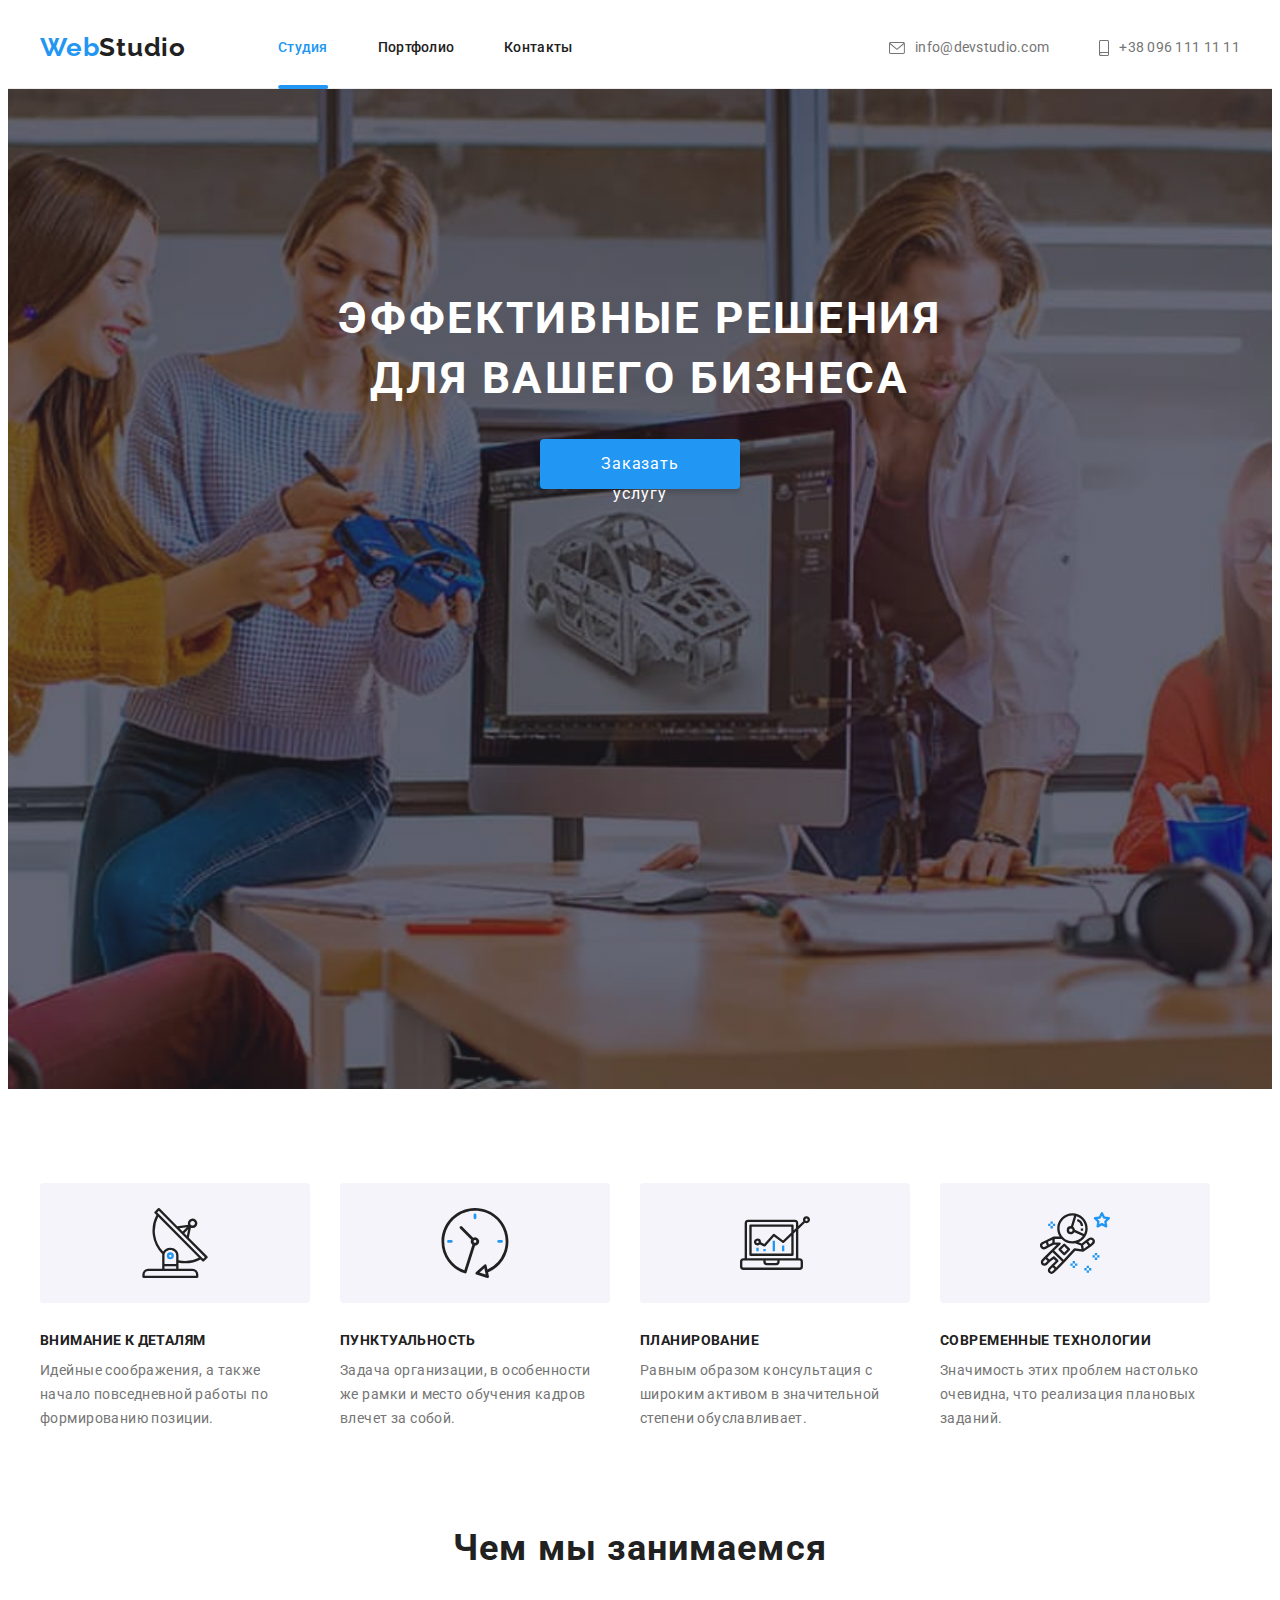
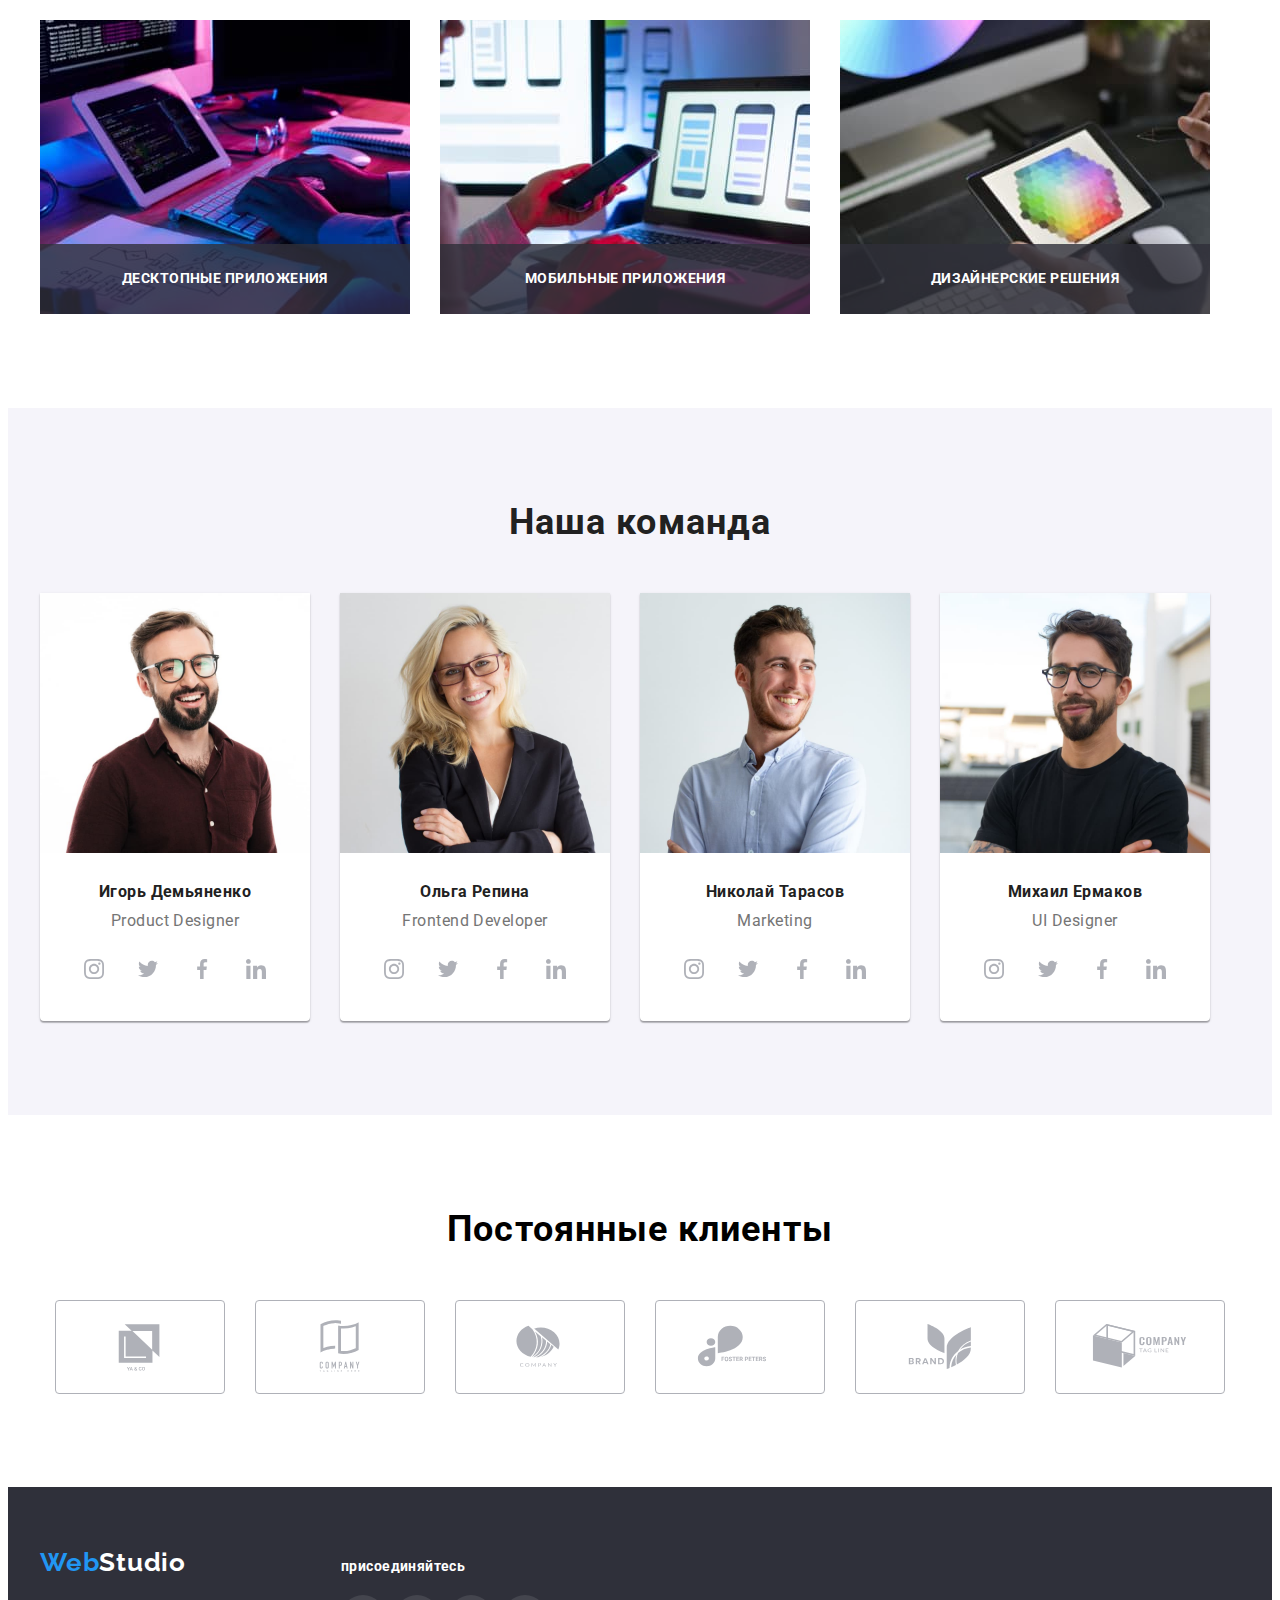
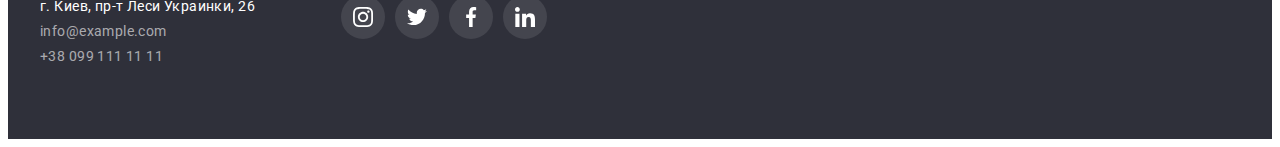
<file: index.html>
<!DOCTYPE html>
<html lang="ru">
  <head>
    <meta charset="UTF-8" />
    <meta http-equiv="X-UA-Compatible" content="IE=edge" />
    <meta name="viewport" content="width=device-width, initial-scale=1.0" />
    <title>Goit.ua</title>
    <link rel="preconnect" href="https://fonts.googleapis.com" />
    <link rel="preconnect" href="https://fonts.gstatic.com" crossorigin />
    <link
      href="https://fonts.googleapis.com/css2?family=Raleway:wght@700&family=Roboto:wght@400;500;700;900&display=swap"
      rel="stylesheet"
    />
    <link
      rel="stylesheet"
      href="https://cdnjs.cloudflare.com/ajax/libs/modern-normalize/1.1.0/modern-normalize.min.css"
      integrity="sha512-wpPYUAdjBVSE4KJnH1VR1HeZfpl1ub8YT/NKx4PuQ5NmX2tKuGu6U/JRp5y+Y8XG2tV+wKQpNHVUX03MfMFn9Q=="
      crossorigin="anonymous"
      referrerpolicy="no-referrer"
    />
    <link rel="stylesheet" href="./css/style.css" />
  </head>
  <body>
    <!--Шапка-->
    <header class="header">
      <div class="container main-nav">
        <a class="header-logo link" href="/"
          >Web<span class="header-logo-sudio">Studio</span>
        </a>
        <nav class="header-nav">
          <ul class="header-list list">
            <li class="header-item">
              <a class="header-link link current" href="">Студия</a>
            </li>
            <li class="header-item">
              <a class="header-link link" href="./portfolio.html">Портфолио</a>
            </li>
            <li class="header-item">
              <a class="header-link link" href="">Контакты</a>
            </li>
          </ul>
        </nav>
        <ul class="header-list-address list">
          <li class="header-item">
            <a class="header-address link" href="mailto:info@devstudio.com">
              <svg class="header-address-icon" width="16" height="12">
                <use href="./img/icons.svg#icon-envelope"></use>
              </svg>
              info@devstudio.com</a
            >
          </li>
          <li class="header-item">
            <a class="header-address link" href="tel:0961111111">
              <svg class="header-address-icon" width="10" height="16">
                <use href="./img/icons.svg#icon-smartphone"></use>
              </svg>

              +38 096 111 11 11</a
            >
          </li>
        </ul>
      </div>
    </header>
    <!--Основаня информация-->
    <main>
      <section class="hero">
        <div class="container">
          <h1 class="hero-title">Эффективные решения для вашего бизнеса</h1>
          <button class="hero-btn" type="button" data-modal-open>
            Заказать услугу
          </button>
        </div>
      </section>
      <!--Правила работы-->
      <section class="about">
        <div class="container">
          <h2 class="about-title visually-hidden">Правила работы</h2>
          <ul class="list about-item">
            <li class="about-list icon-antenna">
              <h3 class="about-title">Внимание к деталям</h3>
              <p class="about-text">
                Идейные соображения, а также начало повседневной работы по
                формированию позиции.
              </p>
            </li>
            <li class="about-list icon-clock">
              <h3 class="about-title">Пунктуальность</h3>
              <p class="about-text">
                Задача организации, в особенности же рамки и место обучения
                кадров влечет за собой.
              </p>
            </li>
            <li class="about-list icon-diagram">
              <h3 class="about-title">Планирование</h3>
              <p class="about-text">
                Равным образом консультация с широким активом в значительной
                степени обуславливает.
              </p>
            </li>
            <li class="about-list icon-astronaut">
              <h3 class="about-title">Современные технологии</h3>
              <p class="about-text">
                Значимость этих проблем настолько очевидна, что реализация
                плановых заданий.
              </p>
            </li>
          </ul>
        </div>
      </section>
      <!--Чем мы занимаемся-->
      <section class="work">
        <div class="container">
          <h2 class="work work-title">Чем мы занимаемся</h2>
          <ul class="list work-list">
            <li class="work-item">
              <img
                src="./img/img.6.jpg"
                alt="Работа-с-компьютерами"
                width="370"
              />
              <div class="tech-div">
                <h3 class="about-title tech-title">Десктопные приложения</h3>
              </div>
            </li>
            <li class="work-item">
              <img
                src="./img/img.4.jpg"
                alt="Работа-с-мобильными"
                width="370"
              />
              <div class="tech-div">
                <h3 class="about-title tech-title">Мобильные приложения</h3>
              </div>
            </li>
            <li class="work-item">
              <img
                src="./img/img.5.jpg"
                alt="Работа-с-планшетами"
                width="370"
              />
              <div class="tech-div">
                <h3 class="about-title tech-title">Дизайнерские решения</h3>
              </div>
            </li>
          </ul>
        </div>
      </section>
      <!--Наша команда-->
      <section class="team">
        <div class="container">
          <h2 class="work-title">Наша команда</h2>
          <ul class="list team-list">
            <li class="team-item">
              <img
                class="img"
                src="./img/img.2.jpg"
                alt="Первый-сотрудник"
                width="270"
              />
              <h3 class="about-team">Игорь Демьяненко</h3>
              <p class="about-text-team">Product Designer</p>
              <div class="masters-social-div">
                <ul class="list masters-social-item">
                  <li class="masters-social-list">
                    <a href="" class="masters-social-link">
                      <svg class="masters-social-icon">
                        <use href="./img/icons.svg#icon-instagram"></use>
                      </svg>
                    </a>
                  </li>
                  <li class="masters-social-list">
                    <a href="" class="masters-social-link">
                      <svg class="masters-social-icon">
                        <use href="./img/icons.svg#icon-twitter"></use>
                      </svg>
                    </a>
                  </li>
                  <li class="masters-social-list">
                    <a href="" class="masters-social-link">
                      <svg class="masters-social-icon">
                        <use href="./img/icons.svg#icon-facebook"></use>
                      </svg>
                    </a>
                  </li>
                  <li class="masters-social-list">
                    <a href="" class="masters-social-link">
                      <svg class="masters-social-icon">
                        <use href="./img/icons.svg#icon-linkedin"></use>
                      </svg>
                    </a>
                  </li>
                </ul>
              </div>
            </li>
            <li class="team-item">
              <img
                class="img"
                src="./img/img.3.jpg"
                alt="Второй-сотрудник"
                width="270"
              />
              <h3 class="about-team">Ольга Репина</h3>
              <p class="about-text-team">Frontend Developer</p>
              <div class="masters-social-div">
                <ul class="list masters-social-item">
                  <li class="masters-social-list">
                    <a href="" class="masters-social-link">
                      <svg class="masters-social-icon">
                        <use href="./img/icons.svg#icon-instagram"></use>
                      </svg>
                    </a>
                  </li>
                  <li class="masters-social-list">
                    <a href="" class="masters-social-link">
                      <svg class="masters-social-icon">
                        <use href="./img/icons.svg#icon-twitter"></use>
                      </svg>
                    </a>
                  </li>
                  <li class="masters-social-list">
                    <a href="" class="masters-social-link">
                      <svg class="masters-social-icon">
                        <use href="./img/icons.svg#icon-facebook"></use>
                      </svg>
                    </a>
                  </li>
                  <li class="masters-social-list">
                    <a href="" class="masters-social-link">
                      <svg class="masters-social-icon">
                        <use href="./img/icons.svg#icon-linkedin"></use>
                      </svg>
                    </a>
                  </li>
                </ul>
              </div>
            </li>
            <li class="team-item">
              <img
                class="img"
                src="./img/img.1.jpg"
                alt="Третий-сотрудник"
                width="270"
              />
              <h3 class="about-team">Николай Тарасов</h3>
              <p class="about-text-team">Marketing</p>
              <div class="masters-social-div">
                <ul class="list masters-social-item">
                  <li class="masters-social-list">
                    <a href="" class="masters-social-link">
                      <svg class="masters-social-icon">
                        <use href="./img/icons.svg#icon-instagram"></use>
                      </svg>
                    </a>
                  </li>
                  <li class="masters-social-list">
                    <a href="" class="masters-social-link">
                      <svg class="masters-social-icon">
                        <use href="./img/icons.svg#icon-twitter"></use>
                      </svg>
                    </a>
                  </li>
                  <li class="masters-social-list">
                    <a href="" class="masters-social-link">
                      <svg class="masters-social-icon">
                        <use href="./img/icons.svg#icon-facebook"></use>
                      </svg>
                    </a>
                  </li>
                  <li class="masters-social-list">
                    <a href="" class="masters-social-link">
                      <svg class="masters-social-icon">
                        <use href="./img/icons.svg#icon-linkedin"></use>
                      </svg>
                    </a>
                  </li>
                </ul>
              </div>
            </li>
            <li class="team-item">
              <img
                class="img"
                src="./img/img..jpg"
                alt="Четвёрдый-сотрудник"
                width="270"
              />
              <h3 class="about-team">Михаил Ермаков</h3>
              <p class="about-text-team">UI Designer</p>
              <div class="masters-social-div">
                <ul class="list masters-social-item">
                  <li class="masters-social-list">
                    <a href="" class="masters-social-link">
                      <svg class="masters-social-icon">
                        <use href="./img/icons.svg#icon-instagram"></use>
                      </svg>
                    </a>
                  </li>
                  <li class="masters-social-list">
                    <a href="" class="masters-social-link">
                      <svg class="masters-social-icon">
                        <use href="./img/icons.svg#icon-twitter"></use>
                      </svg>
                    </a>
                  </li>
                  <li class="masters-social-list">
                    <a href="" class="masters-social-link">
                      <svg class="masters-social-icon">
                        <use href="./img/icons.svg#icon-facebook"></use>
                      </svg>
                    </a>
                  </li>
                  <li class="masters-social-list">
                    <a href="" class="masters-social-link">
                      <svg class="masters-social-icon">
                        <use href="./img/icons.svg#icon-linkedin"></use>
                      </svg>
                    </a>
                  </li>
                </ul>
              </div>
            </li>
          </ul>
        </div>
      </section>
      <!-- Постоянные клиенты -->
      <section class="clients">
        <div class="container">
          <h2 class="clients-title">Постоянные клиенты</h2>
          <ul class="clients-list list">
            <li class="clients-item">
              <a href="" class="clients-link">
                <svg class="clients-icon" width="106" height="60">
                  <use href="./img/icons.svg#icon-yaco"></use>
                </svg>
              </a>
            </li>
            <li class="clients-item">
              <a href="" class="clients-link">
                <svg class="clients-icon" width="106" height="60">
                  <use href="./img/icons.svg#icon-taglinehere"></use>
                </svg>
              </a>
            </li>
            <li class="clients-item">
              <a href="" class="clients-link">
                <svg class="clients-icon" width="106" height="60">
                  <use href="./img/icons.svg#icon-company"></use>
                </svg>
              </a>
            </li>
            <li class="clients-item">
              <a href="" class="clients-link">
                <svg class="clients-icon" width="106" height="60">
                  <use href="./img/icons.svg#icon-fosterpeters"></use>
                </svg>
              </a>
            </li>
            <li class="clients-item">
              <a href="" class="clients-link">
                <svg class="clients-icon" width="106" height="60">
                  <use href="./img/icons.svg#icon-brand"></use>
                </svg>
              </a>
            </li>
            <li class="clients-item">
              <a href="" class="clients-link">
                <svg class="clients-icon" width="106" height="60">
                  <use href="./img/icons.svg#icon-tagline"></use>
                </svg>
              </a>
            </li>
          </ul>
        </div>
      </section>
    </main>
    <!--Футер-->
    <footer class="footer">
      <div class="container footer-nav">
        <div class="address-nav">
          <a class="footer-logo link" href=""
            >Web<span class="footer-logo-sudio">Studio</span></a
          >
          <address class="address">
            <ul class="list addres-list">
              <li class="address-item">
                <a
                  class="link address-footer"
                  href="https://www.google.com.ua/maps/place/%D0%B1%D1%83%D0%BB.+%D0%9B%D0%B5%D1%81%D0%B8+%D0%A3%D0%BA%D1%80%D0%B0%D0%B8%D0%BD%D0%BA%D0%B8,+26,+%D0%9A%D0%B8%D0%B5%D0%B2,+02000/@50.4265807,30.5361971,17z/data=!3m1!4b1!4m5!3m4!1s0x40d4cf0e033ecbe9:0x57a4dffefec77da0!8m2!3d50.4265807!4d30.5383859?hl=ru"
                  title="Гугл карты"
                  >г. Киев, пр-т Леси Украинки, 26</a
                >
              </li>
              <li class="address-item">
                <a class="link footer-address" href="mailto:info@example.com"
                  >info@example.com</a
                >
              </li>
              <li class="address-item">
                <a class="link footer-address" href="tel:+380991111111"
                  >+38 099 111 11 11</a
                >
              </li>
            </ul>
          </address>
        </div>
        <div class="footer-div">
          <h3 class="footer-title-icon">присоединяйтесь</h3>
          <div class="footer-icon-div">
            <ul class="list footer-list-icon">
              <li class="footer-item-icon">
                <a class="footer-link-icon" href="">
                  <svg class="footer-icon" width="20" height="20">
                    <use href="./img/icons.svg#icon-instagram"></use>
                  </svg>
                </a>
              </li>
              <li class="footer-item-icon">
                <a class="footer-link-icon" href="">
                  <svg class="footer-icon" width="20" height="20">
                    <use href="./img/icons.svg#icon-twitter"></use>
                  </svg>
                </a>
              </li>
              <li class="footer-item-icon">
                <a class="footer-link-icon" href="">
                  <svg class="footer-icon" width="20" height="20">
                    <use href="./img/icons.svg#icon-facebook"></use>
                  </svg>
                </a>
              </li>
              <li class="footer-item-icon">
                <a class="footer-link-icon" href="">
                  <svg class="footer-icon" width="20" height="20">
                    <use href="./img/icons.svg#icon-linkedin"></use>
                  </svg>
                </a>
              </li>
            </ul>
          </div>
        </div>
      </div>
    </footer>
    <div class="backdrop is-hidden" data-modal>
      <div class="modal">
        <button class="modal-button" data-modal-close>
          <svg class="modal-icon">
            <use href="./img/icons.svg#icon-close"></use>
          </svg>
        </button>
      </div>
    </div>
    <script src="./js/modal.js"></script>
  </body>
</html>
</file>
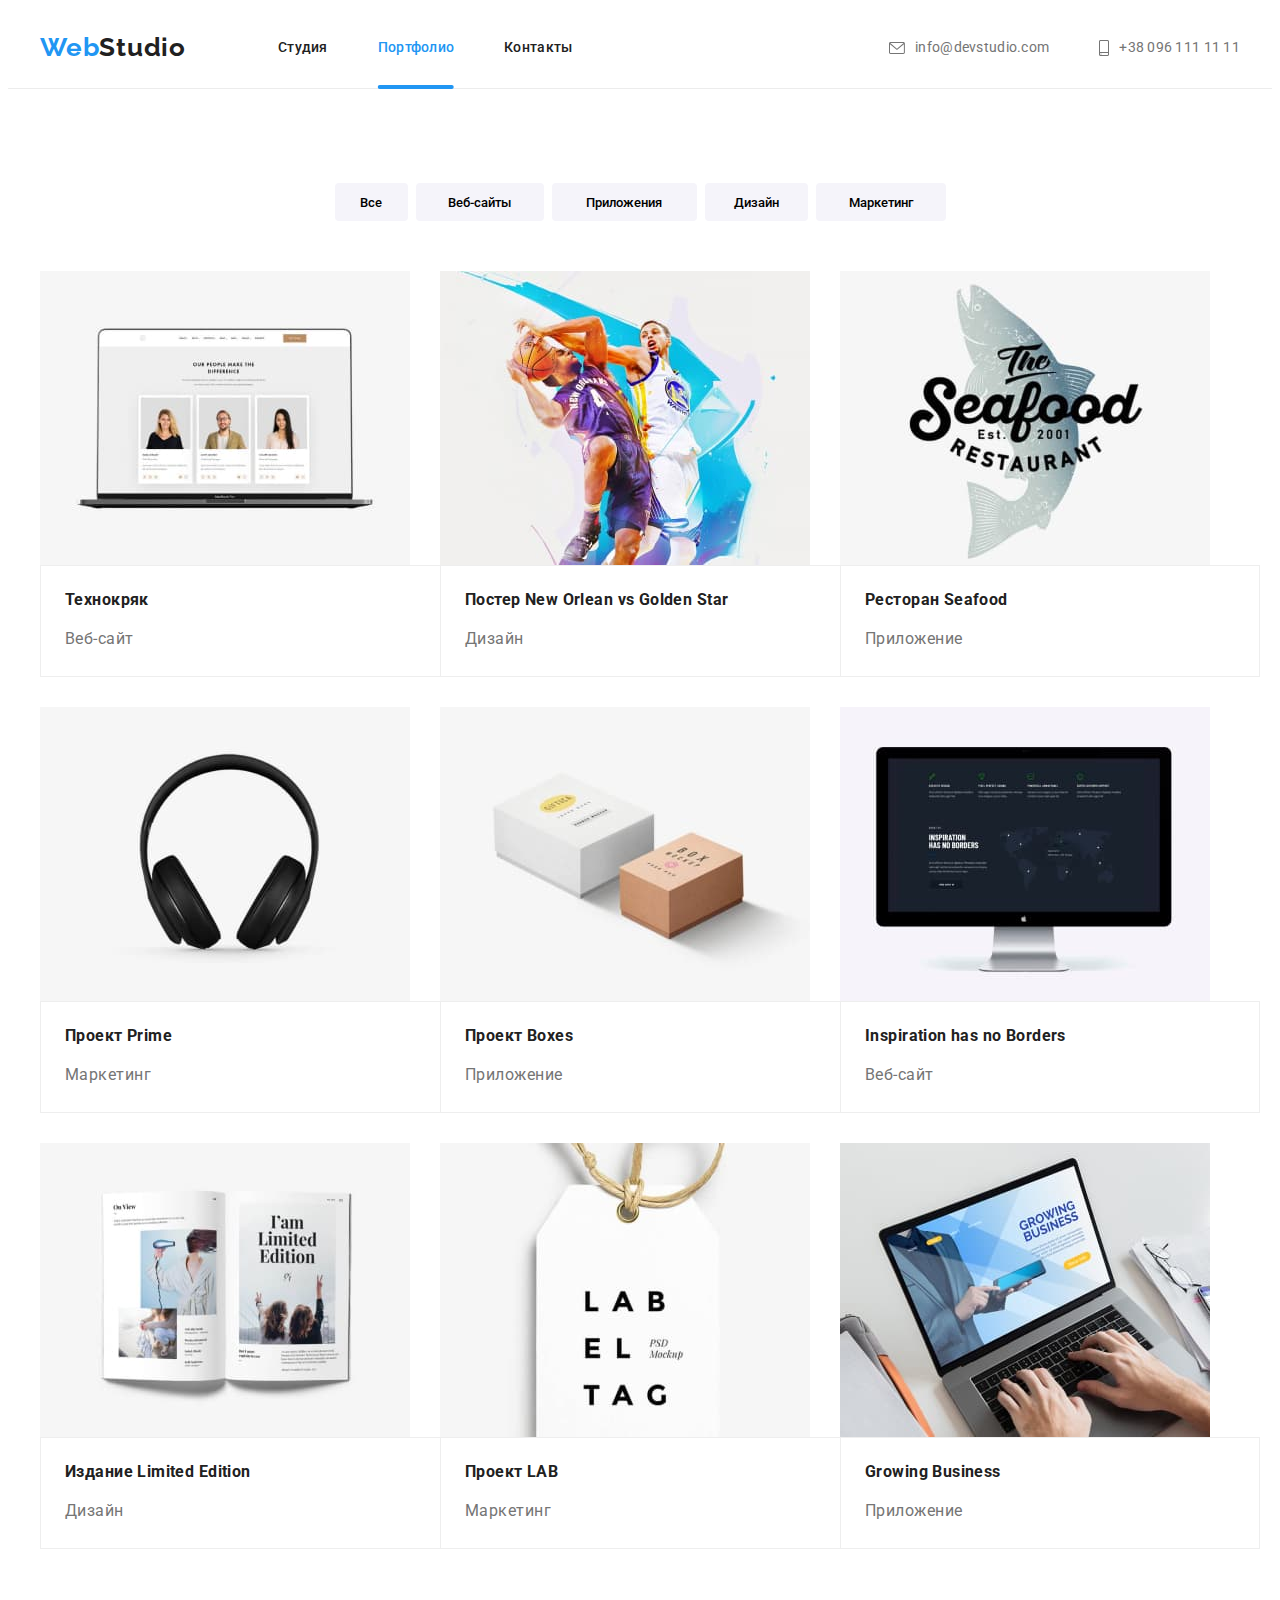
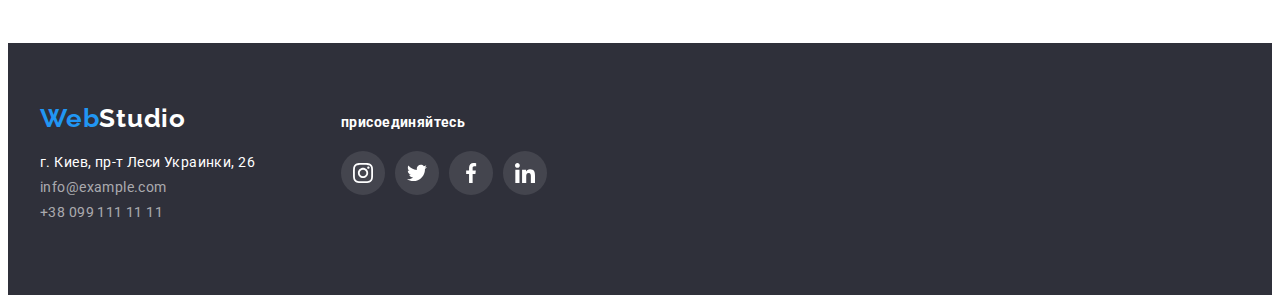
<file: portfolio.html>
<!DOCTYPE html>
<html lang="ru">
  <head>
    <meta charset="UTF-8" />
    <meta http-equiv="X-UA-Compatible" content="IE=edge" />
    <meta name="viewport" content="width=device-width, initial-scale=1.0" />
    <title>Goit.ua</title>
    <link rel="preconnect" href="https://fonts.googleapis.com" />
    <link rel="preconnect" href="https://fonts.gstatic.com" crossorigin />
    <link
      href="https://fonts.googleapis.com/css2?family=Raleway:wght@700&family=Roboto:wght@400;500;700;900&display=swap"
      rel="stylesheet"
    />
    <link
      rel="stylesheet"
      href="https://cdnjs.cloudflare.com/ajax/libs/modern-normalize/1.1.0/modern-normalize.min.css"
      integrity="sha512-wpPYUAdjBVSE4KJnH1VR1HeZfpl1ub8YT/NKx4PuQ5NmX2tKuGu6U/JRp5y+Y8XG2tV+wKQpNHVUX03MfMFn9Q=="
      crossorigin="anonymous"
      referrerpolicy="no-referrer"
    />
    <link rel="stylesheet" href="./css/style.css" />
  </head>
  <body>
    <!--Шапка-->
    <header class="header">
      <div class="container main-nav">
        <a class="header-logo link" href="/"
          >Web<span class="header-logo-sudio">Studio</span>
        </a>
        <nav class="header-nav">
          <ul class="header-list list">
            <li class="header-item">
              <a class="header-link link" href="./index.html">Студия</a>
            </li>
            <li class="header-item">
              <a class="header-link link current" href="">Портфолио</a>
            </li>
            <li class="header-item">
              <a class="header-link link" href="">Контакты</a>
            </li>
          </ul>
        </nav>
        <ul class="header-list-address list">
          <li class="header-item">
            <a class="header-address link" href="mailto:info@devstudio.com">
              <svg class="header-address-icon" width="16" height="12">
                <use href="./img/icons.svg#icon-envelope"></use>
              </svg>
              info@devstudio.com</a
            >
          </li>
          <li class="header-item">
            <a class="header-address link" href="tel:0961111111">
              <svg class="header-address-icon" width="10" height="16">
                <use href="./img/icons.svg#icon-smartphone"></use>
              </svg>
              +38 096 111 11 11</a
            >
          </li>
        </ul>
      </div>
    </header>
    <!--Основная информация-->
    <main class="main">
      <div class="container">
        <div class="only-button">
          <h1 class="main-title visually-hidden">Выбор услуг</h1>
          <ul class="list main-list">
            <li class="main-item">
              <button class="main-button btn-first" type="button">Все</button>
            </li>
            <li class="main-item">
              <button class="main-button btn-second" type="button">
                Веб-сайты
              </button>
            </li>
            <li class="main-item">
              <button class="main-button btn-third" type="button">
                Приложения
              </button>
            </li>
            <li class="main-item">
              <button class="main-button btn-fourth" type="button">
                Дизайн
              </button>
            </li>
            <li class="main-item">
              <button class="main-button btn-fifth" type="button">
                Маркетинг
              </button>
            </li>
          </ul>
        </div>
      </div>
      <!--Примеры работ-->
      <div class="container">
        <div class="examples">
          <h2 class="examples-title visually-hidden">Примеры работ</h2>
          <ul class="list examples-list">
            <li class="examples-item">
              <a href="" class="examples-link link">
                <div class="examples-div">
                  <img
                    class="picture"
                    src="./img/img1.jpg"
                    alt="Ноутбук-с-сайтом"
                    width="370"
                  />
                  <div class="examples-overlay">
                    <p class="examples-text">
                      Технокряк это современная площадка распространения
                      коронавируса. Компании используют эту платформу для
                      цифрового шпионажа и атак на защищённые сервера
                      конкурентов.
                    </p>
                  </div>
                </div>
                <div class="examples-item-div">
                  <h3 class="about-title-list">Технокряк</h3>
                  <p class="about-text-list">Веб-сайт</p>
                </div>
              </a>
            </li>

            <li class="examples-item">
              <a href="" class="examples-link link">
                <div class="examples-div">
                  <img
                    class="picture"
                    src="./img/img2.jpg"
                    alt="Ноутбук-с-сайтом"
                    width="370"
                  />
                  <div class="examples-overlay">
                    <p class="examples-text">
                      Технокряк это современная площадка распространения
                      коронавируса. Компании используют эту платформу для
                      цифрового шпионажа и атак на защищённые сервера
                      конкурентов.
                    </p>
                  </div>
                </div>
                <div class="examples-item-div">
                  <h3 class="about-title-list">
                    Постер New Orlean vs Golden Star
                  </h3>
                  <p class="about-text-list">Дизайн</p>
                </div>
              </a>
            </li>
            <li class="examples-item">
              <a href="" class="examples-link link">
                <div class="examples-div">
                  <img
                    class="picture"
                    src="./img/img3.jpg"
                    alt="Ноутбук-с-сайтом"
                    width="370"
                  />
                  <div class="examples-overlay">
                    <p class="examples-text">
                      Технокряк это современная площадка распространения
                      коронавируса. Компании используют эту платформу для
                      цифрового шпионажа и атак на защищённые сервера
                      конкурентов.
                    </p>
                  </div>
                </div>
                <div class="examples-item-div">
                  <h3 class="about-title-list">Ресторан Seafood</h3>
                  <p class="about-text-list">Приложение</p>
                </div>
              </a>
            </li>
            <li class="examples-item">
              <a href="" class="examples-link link">
                <div class="examples-div">
                  <img
                    class="picture"
                    src="./img/img4.jpg"
                    alt="Ноутбук-с-сайтом"
                    width="370"
                  />
                  <div class="examples-overlay">
                    <p class="examples-text">
                      Технокряк это современная площадка распространения
                      коронавируса. Компании используют эту платформу для
                      цифрового шпионажа и атак на защищённые сервера
                      конкурентов.
                    </p>
                  </div>
                </div>
                <div class="examples-item-div">
                  <h3 class="about-title-list">Проект Prime</h3>
                  <p class="about-text-list">Маркетинг</p>
                </div>
              </a>
            </li>
            <li class="examples-item">
              <a href="" class="examples-link link">
                <div class="examples-div">
                  <img
                    class="picture"
                    src="./img/img5.jpg"
                    alt="Ноутбук-с-сайтом"
                    width="370"
                  />
                  <div class="examples-overlay">
                    <p class="examples-text">
                      Технокряк это современная площадка распространения
                      коронавируса. Компании используют эту платформу для
                      цифрового шпионажа и атак на защищённые сервера
                      конкурентов.
                    </p>
                  </div>
                </div>
                <div class="examples-item-div">
                  <h3 class="about-title-list">Проект Boxes</h3>
                  <p class="about-text-list">Приложение</p>
                </div>
              </a>
            </li>
            <li class="examples-item">
              <a href="" class="examples-link link">
                <div class="examples-div">
                  <img
                    class="picture"
                    src="./img/img6.jpg"
                    alt="Ноутбук-с-сайтом"
                    width="370"
                  />
                  <div class="examples-overlay">
                    <p class="examples-text">
                      Технокряк это современная площадка распространения
                      коронавируса. Компании используют эту платформу для
                      цифрового шпионажа и атак на защищённые сервера
                      конкурентов.
                    </p>
                  </div>
                </div>
                <div class="examples-item-div">
                  <h3 class="about-title-list">Inspiration has no Borders</h3>
                  <p class="about-text-list">Веб-сайт</p>
                </div>
              </a>
            </li>
            <li class="examples-item">
              <a href="" class="examples-link link">
                <div class="examples-div">
                  <img
                    class="picture"
                    src="./img/img7.jpg"
                    alt="Ноутбук-с-сайтом"
                    width="370"
                  />
                  <div class="examples-overlay">
                    <p class="examples-text">
                      Технокряк это современная площадка распространения
                      коронавируса. Компании используют эту платформу для
                      цифрового шпионажа и атак на защищённые сервера
                      конкурентов.
                    </p>
                  </div>
                </div>
                <div class="examples-item-div">
                  <h3 class="about-title-list">Издание Limited Edition</h3>
                  <p class="about-text-list">Дизайн</p>
                </div>
              </a>
            </li>
            <li class="examples-item">
              <a href="" class="examples-link link">
                <div class="examples-div">
                  <img
                    class="picture"
                    src="./img/img8.jpg"
                    alt="Ноутбук-с-сайтом"
                    width="370"
                  />
                  <div class="examples-overlay">
                    <p class="examples-text">
                      Технокряк это современная площадка распространения
                      коронавируса. Компании используют эту платформу для
                      цифрового шпионажа и атак на защищённые сервера
                      конкурентов.
                    </p>
                  </div>
                </div>
                <div class="examples-item-div">
                  <h3 class="about-title-list">Проект LAB</h3>
                  <p class="about-text-list">Маркетинг</p>
                </div>
              </a>
            </li>
            <li class="examples-item">
              <a href="" class="examples-link link">
                <div class="examples-div">
                  <img
                    class="picture"
                    src="./img/img9.jpg"
                    alt="Ноутбук-с-сайтом"
                    width="370"
                  />
                  <div class="examples-overlay">
                    <p class="examples-text">
                      Технокряк это современная площадка распространения
                      коронавируса. Компании используют эту платформу для
                      цифрового шпионажа и атак на защищённые сервера
                      конкурентов.
                    </p>
                  </div>
                </div>
                <div class="examples-item-div">
                  <h3 class="about-title-list">Growing Business</h3>
                  <p class="about-text-list">Приложение</p>
                </div>
              </a>
            </li>
          </ul>
        </div>
      </div>
    </main>

    <!--Футер-->
    <footer class="footer">
      <div class="container footer-nav">
        <div class="address-nav">
          <a class="footer-logo link" href=""
            >Web<span class="footer-logo-sudio">Studio</span></a
          >
          <address class="address">
            <ul class="list addres-list">
              <li class="address-item">
                <a
                  class="link address-footer"
                  href="https://www.google.com.ua/maps/place/%D0%B1%D1%83%D0%BB.+%D0%9B%D0%B5%D1%81%D0%B8+%D0%A3%D0%BA%D1%80%D0%B0%D0%B8%D0%BD%D0%BA%D0%B8,+26,+%D0%9A%D0%B8%D0%B5%D0%B2,+02000/@50.4265807,30.5361971,17z/data=!3m1!4b1!4m5!3m4!1s0x40d4cf0e033ecbe9:0x57a4dffefec77da0!8m2!3d50.4265807!4d30.5383859?hl=ru"
                  title="Гугл карты"
                  >г. Киев, пр-т Леси Украинки, 26</a
                >
              </li>
              <li class="address-item">
                <a class="link footer-address" href="mailto:info@example.com"
                  >info@example.com</a
                >
              </li>
              <li class="address-item">
                <a class="link footer-address" href="tel:+380991111111"
                  >+38 099 111 11 11</a
                >
              </li>
            </ul>
          </address>
        </div>
        <div class="footer-div">
          <h3 class="footer-title-icon">присоединяйтесь</h3>
          <div class="footer-icon-div">
            <ul class="list footer-list-icon">
              <li class="footer-item-icon">
                <a class="footer-link-icon" href="">
                  <svg class="footer-icon" width="20" height="20">
                    <use href="./img/icons.svg#icon-instagram"></use>
                  </svg>
                </a>
              </li>
              <li class="footer-item-icon">
                <a class="footer-link-icon" href="">
                  <svg class="footer-icon" width="20" height="20">
                    <use href="./img/icons.svg#icon-twitter"></use>
                  </svg>
                </a>
              </li>
              <li class="footer-item-icon">
                <a class="footer-link-icon" href="">
                  <svg class="footer-icon" width="20" height="20">
                    <use href="./img/icons.svg#icon-facebook"></use>
                  </svg>
                </a>
              </li>
              <li class="footer-item-icon">
                <a class="footer-link-icon" href="">
                  <svg class="footer-icon" width="20" height="20">
                    <use href="./img/icons.svg#icon-linkedin"></use>
                  </svg>
                </a>
              </li>
            </ul>
          </div>
        </div>
      </div>
    </footer>
  </body>
</html>
</file>
<file: css/style.css>
:root {
  --accent-color: #2196f3;
  --heading-color: #212121;
  --main-color: #757575;
  --secondary-color: #ffffff;
}

P,
h1,
h2,
h3,
h4,
h5 {
  margin: 0;
}

ul {
  margin: 0;
  padding: 0;
}

img {
  display: block;
}

.container {
  width: 1200px;
  padding-left: 15px;
  padding-right: 15px;
  margin: 0 auto;
  /* outline: 2px solid red; */
}

body {
  font-family: "Roboto", sans-serif;
  font-size: 14px;
  letter-spacing: 0.03em;
  background-color: var(--secondary-color);
}

.list {
  list-style: none;
}

.link {
  text-decoration: none;
}

/* Header */

.header {
  border-bottom: 1px solid #ececec;
}

.address {
  margin-top: 40px;
  display: block;
}

.main-nav {
  position: relative;
  display: flex;
  align-items: center;
}

.header-list {
  display: flex;
}

.header-item:not(:last-child) {
  margin-right: 50px;
}

.header-logo {
  font-family: "Raleway", sans-serif;
  font-style: normal;
  font-weight: bold;
  font-size: 26px;
  line-height: 1.19;
  letter-spacing: 0.03em;
  color: var(--accent-color);
  margin-right: 93px;
  padding-top: 24px;
  padding-bottom: 25px;
  width: 145px;
}

.header-item {
  display: flex;
  align-items: center;
  text-align: center;
  font-size: 14px;
  line-height: 1.14;
  letter-spacing: 0.02em;
  color: var(--heading-color);
}

.current::after {
  content: "";
  position: absolute;
  bottom: -1px;
  left: 50%;
  transform: translateX(-50%);
  width: 100%;
  height: 4px;
  border-radius: 2px;
  background-color: var(--accent-color);
}

.header-logo-sudio {
  color: var(--heading-color);
}

.header-link {
  position: relative;
  display: block;
  padding-top: 32px;
  padding-bottom: 32px;
  font-weight: 500;
  color: var(--heading-color);
  transition: 250ms cubic-bezier(0.4, 0, 0.2, 1);
}

.current {
  color: var(--accent-color);
}

.header-link:hover,
.header-link:focus {
  color: var(--accent-color);
}

.header-list-address {
  display: flex;
  margin-left: auto;
}

.header-address .header-item + .header-item {
  margin-right: 50px;
}

.header-address {
  display: flex;
  color: var(--main-color);
  padding-top: 32px;
  padding-bottom: 32px;
  text-align: center;
  align-items: center;
  transition: 250ms cubic-bezier(0.4, 0, 0.2, 1);
}

.header-address:hover,
.header-address:focus {
  color: var(--accent-color);
}

.header-address-icon {
  margin-right: 10px;
  fill: currentColor;
}

/* Hero */

.hero {
  background-color: rgba(47, 48, 58, 0.4);
  padding-top: 200px;
  padding-bottom: 200px;
  text-align: center;
  background-image: linear-gradient(
      rgba(47, 48, 58, 0.4),
      rgba(47, 48, 58, 0.4)
    ),
    url(../img/img.hero.jpg);
  background-repeat: no-repeat;
  background-position: center;
  background-size: cover;
  max-width: 1600px;
  margin-left: auto;
  margin-right: auto;
  height: 600px;
}

.hero-title {
  font-size: 44px;
  line-height: 1.36;
  max-width: 696px;
  text-align: center;
  letter-spacing: 0.06em;
  text-transform: uppercase;
  color: var(--secondary-color);
  margin: 30px auto;
  height: 120px;
}
.hero-title {
  margin-top: 0;
}

.hero-btn {
  font-size: 16px;
  line-height: 1.87;
  display: inline-block;
  letter-spacing: 0.06em;
  font-family: inherit;
  color: var(--secondary-color);
  background-color: var(--accent-color);
  cursor: pointer;
  border-radius: 4px;
  box-shadow: 0px 4px 4px rgba(0, 0, 0, 0.15);
  min-width: 130px;
  padding: 10px 32px;
  border: transparent;
  width: 200px;
  height: 50px;
}

/* About */

.about {
  padding-top: 94px;
}

.visually-hidden {
  position: absolute;
  white-space: nowrap;
  width: 1px;
  height: 1px;
  overflow: hidden;
  border: 0;
  padding: 0;
  clip: rect(0 0 0 0);
  clip-path: inset(50%);
  margin: -1px;
}

.about-title {
  font-size: 14px;
  line-height: 1.14;
  letter-spacing: 0.03em;
  text-transform: uppercase;
  color: var(--heading-color);
  margin-bottom: 10px;
}

.about-item {
  display: flex;
}

.about-item .about-list:not(:last-child) {
  margin-right: 30px;
}

.about-list::before {
  content: "";
  display: block;
  margin-bottom: 30px;
  background-position: center;
  background-repeat: no-repeat;
  border-radius: 4px;
  height: 120px;
  background-color: #f5f4fa;
}

.icon-antenna::before {
  background-image: url(../img/antenna.svg);
}

.icon-clock::before {
  background-image: url(../img/clock.svg);
}

.icon-diagram::before {
  background-image: url(../img/diagram.svg);
}

.icon-astronaut::before {
  background-image: url(../img/astronaut.svg);
}

.about-text {
  font-size: 14px;
  line-height: 1.71;
  letter-spacing: 0.03em;
  color: var(--main-color);
  height: 75px;
  width: 270px;
}

.about-text-team {
  font-size: 16px;
  line-height: 1.18;
  text-align: center;
  letter-spacing: 0.03em;
  color: var(--main-color);
  margin-bottom: 16px;
  height: 19px;
}

/* Work */

.work {
  padding-top: 94px;
  padding-bottom: 94px;
  text-align: center;
}

.work-list {
  display: inline-block;
  display: flex;
}

.work-item {
  position: relative;
}

.tech-title {
  margin: 0;
  color: var(--secondary-color);
}

.tech-div {
  display: flex;
  position: absolute;
  bottom: 0;
  width: 370px;
  height: 70px;
  justify-content: center;
  align-items: center;
  background-color: rgba(47, 48, 58, 0.8);
}

.work-item:not(:last-child) {
  margin-right: 30px;
}

.work-title {
  font-family: inherit;
  font-size: 36px;
  line-height: 1.16;
  text-align: center;
  letter-spacing: 0.03em;
  color: var(--heading-color);
  padding: 0;
  margin-bottom: 50px;
}

/* Team */
.team {
  background-color: #f5f4fa;
  padding-top: 94px;
  padding-bottom: 94px;
}

.team-list {
  display: flex;
}

.team-item {
  background-color: var(--secondary-color);
  height: 428px;
  border-radius: 0 0 4px 4px;
  box-shadow: 0px 1px 3px rgba(0, 0, 0, 0.12), 0px 1px 1px rgba(0, 0, 0, 0.14),
    0px 2px 1px rgba(0, 0, 0, 0.2);
}

.team-item:not(:last-child) {
  margin-right: 30px;
}

.about-team {
  font-family: inherit;
  font-size: 16px;
  line-height: 1.18;
  text-align: center;
  letter-spacing: 0.03em;
  color: var(--heading-color);
  margin-top: 30px;
  margin-bottom: 10px;
  height: 19px;
  width: 270px;
}

.masters-social-item {
  display: flex;
  justify-content: center;
}

.masters-social-icon {
  width: 20px;
  height: 20px;
}

.masters-social-list + .masters-social-list {
  margin-left: 10px;
}

.masters-social-icon {
  fill: currentColor;
}

/* .masters-social-icon:hover,
.masters-social-icon:focus {
  fill: var(--secondary-color);
} */

.masters-social-div {
  width: 206px;
  height: 44px;
  margin-right: auto;
  margin-left: auto;
  margin-bottom: 30px;
}

.masters-social-link {
  width: 44px;
  height: 44px;
  background-color: var(--secondary-color);
  display: flex;
  border-radius: 50%;
  align-items: center;
  justify-content: center;
  color: #afb1b8;
  transition: 250ms cubic-bezier(0.4, 0, 0.2, 1);
}

.masters-social-link:hover,
.masters-social-link:focus {
  background-color: var(--accent-color);
  color: var(--secondary-color);
}

/* .masters-social-link:hover .masters-social-icon,
.masters-social-link:focus .masters-social-icon {
  fill: var(--secondary-color);
} */

/* Clients */

.clients {
  padding-bottom: 94px;
  padding-top: 94px;
}

.clients-title {
  font-size: 36px;
  line-height: 1.16;
  text-align: center;
  letter-spacing: 0.03em;
  margin-bottom: 50px;
}

.clients-list {
  display: flex;
  justify-content: center;
}

.clients-item {
  display: flex;
  justify-content: center;
  align-items: center;
  width: 170px;
  height: 92px;
}

.clients-item + .clients-item {
  margin-left: 30px;
}

.clients-link {
  width: 170px;
  height: 92px;
  display: flex;
  align-items: center;
  text-align: center;
  justify-content: center;
  color: #afb1b8;
  border-radius: 4px;
  border: 1px solid #afb1b8;
  transition: 250ms cubic-bezier(0.4, 0, 0.2, 1);
}

.clients-icon {
  fill: currentColor;
}

.clients-link:hover,
.clients-link:focus {
  color: var(--accent-color);
  border-color: var(--accent-color);
}

/* Footer */
.footer {
  background-color: #2f303a;
  padding-bottom: 60px;
  padding-top: 60px;
}

.footer-nav {
  display: flex;
  align-items: baseline;
}

.address {
  font-style: normal;
  width: 231px;
  height: 81px;
  margin-top: 0;
}

.address-item:not(:last-child) {
  margin-bottom: 9px;
}

.addres-item {
  display: flex;
}

.footer-logo {
  font-family: "Raleway", sans-serif;
  font-style: normal;
  font-weight: bold;
  font-size: 26px;
  line-height: 1.19;
  letter-spacing: 0.03em;
  color: var(--accent-color);
  margin-bottom: 20px;
  display: flex;
  width: 145px;
  height: 31px;
}

.footer-logo-sudio {
  color: var(--secondary-color);
}

.address-list {
  display: block;
  margin-left: 0;
}

.address-footer {
  color: var(--secondary-color);
  transition: 250ms cubic-bezier(0.4, 0, 0.2, 1);
  /* margin-bottom: 15px; */
}

.address-footer:hover,
.address-footer:focus {
  color: var(--accent-color);
}

.footer-address {
  color: #ffffff99;
  transition: 250ms cubic-bezier(0.4, 0, 0.2, 1);
}

.footer-address:hover,
.footer-address:focus {
  color: var(--accent-color);
}

.footer-div {
  /* width: 206px; */
  /* height: 80px; */
  margin-left: 70px;
}

.footer-title-icon {
  font-size: 14px;
  line-height: 1.14;
  letter-spacing: 0.03em;
  color: var(--secondary-color);
  margin-bottom: 20px;
}

.footer-icon-div {
  width: 206px;
  height: 44px;
}

.footer-link-icon {
  width: 44px;
  height: 44px;
  background-color: rgba(255, 255, 255, 0.1);
  border-radius: 50%;
  display: flex;
  align-items: center;
  justify-content: center;
  transition: 250ms cubic-bezier(0.4, 0, 0.2, 1);
}

.footer-link-icon:hover,
.footer-link-icon:focus {
  background-color: var(--accent-color);
}

.footer-list-icon {
  display: flex;
  justify-content: center;
}

.footer-item-icon + .footer-item-icon {
  margin-left: 10px;
}

.footer-item-icon {
}

.footer-icon {
  fill: var(--secondary-color);
}

/* Portfolio Main */

.only-button {
  padding-top: 94px;
  padding-bottom: 50px;
  display: flex;
  align-items: center;
  justify-content: center;
}

.main-list {
  display: flex;
  text-align: center;
}

.main-item {
  border-radius: 4px;
  cursor: pointer;
}

.main-button:hover,
.main-button:focus {
  box-shadow: 0px 3px 1px rgba(0, 0, 0, 0.1), 0px 1px 2px rgba(0, 0, 0, 0.08),
    0px 2px 2px rgba(0, 0, 0, 0.12);
}

.main-button {
  font-family: inherit;
  background: #f5f4fa;
  cursor: pointer;
  border-radius: 4px;
  padding: 6px 22px;
  border: transparent;
  font-weight: 500;
  display: block;
  transition: 250ms cubic-bezier(0.4, 0, 0.2, 1);
}

.btn-first {
  width: 73px;
  height: 38px;
}

.btn-second {
  width: 128px;
  height: 38px;
}

.btn-third {
  width: 145px;
  height: 38px;
}

.btn-fourth {
  width: 103px;
  height: 38px;
}

.btn-fifth {
  width: 130px;
  height: 38px;
}

.main-button:hover,
.main-button:focus {
  color: var(--secondary-color);
  background-color: var(--accent-color);
}

.main-item:not(:last-child) {
  margin-right: 8px;
}

/* Examples */

.examples {
  /* padding-top: 34px; */
  padding-bottom: 94px;
  display: inline-flex;
}

.examples-list {
  display: flex;
  flex-wrap: wrap;
}

.examples-link {
  display: block;
}

.picture {
  width: 370px;
  display: flex;
}

.examples-item {
  margin-right: 30px;
  margin-bottom: 30px;
  background-color: var(--secondary-color);
  width: 370px;
  cursor: pointer;
  transition: 250ms cubic-bezier(0.4, 0, 0.2, 1);
}

.examples-div {
  position: relative;
  overflow: hidden;
}

.examples-overlay {
  position: absolute;
  display: inline-block;
  width: 100%;
  height: 100%;
  top: 0;
  left: 0;
  background-color: rgba(33, 150, 243, 0.9);
  transition: transform 250ms cubic-bezier(0.4, 0, 0.2, 1);
  transform: translateY(100%);
}

.examples-text {
  position: absolute;
  font-size: 18px;
  line-height: 1.56;
  letter-spacing: 0.03em;
  color: var(--secondary-color);
  top: 50%;
  left: 50%;
  transform: translate(-50%, -50%);
  min-width: 322px;
  transition: opacity 250ms cubic-bezier(0.4, 0, 0.2, 1);
}

.examples-link:hover .examples-overlay,
.examples-link:focus .examples-overlay {
  transform: translateY(0);
}

.examples-link:hover,
.examples-link:focus {
  box-shadow: 0px 1px 1px rgba(0, 0, 0, 0.12), 0px 4px 4px rgba(0, 0, 0, 0.06),
    1px 4px 6px rgba(0, 0, 0, 0.16);
}

.examples-item-div {
  width: 370px;
  border: 1px solid #eeeeee;
  padding-right: 24px;
  padding-bottom: 20px;
  padding-left: 24px;
  padding-top: 20px;
}

.examples-item:nth-child(3n) {
  margin-right: 0;
}

.examples-item:nth-last-child(-n + 3) {
  margin-bottom: 0;
}

.about-text-list {
  font-size: 16px;
  line-height: 1.6;
  letter-spacing: 0.03em;
  color: var(--main-color);
  height: 30px;
  width: 322px;
}

.about-title-list {
  line-height: 1.71;
  height: 36px;
  width: 322px;
  margin-bottom: 4px;
  color: var(--heading-color);
}

/* Модальное окно */

.backdrop {
  position: fixed;
  top: 0;
  left: 0;
  width: 100%;
  height: 100%;
  background-color: rgba(0, 0, 0, 0.2);
  opacity: 1;
  transition: opacity 250ms cubic-bezier(0.4, 0, 0.2, 1),
    visibility 250ms cubic-bezier(0.4, 0, 0.2, 1);
}

.modal {
  position: absolute;
  top: 50%;
  left: 50%;
  transform: translate(-50%, -50%);
  width: 528px;
  height: 581px;
  background-color: var(--secondary-color);
  box-shadow: 0px 1px 3px rgba(0, 0, 0, 0.12), 0px 1px 1px rgba(0, 0, 0, 0.14),
    0px 2px 1px rgba(0, 0, 0, 0.2);
  border-radius: 4px;
  padding: 8px;
}

.is-hidden {
  opacity: 0;
  pointer-events: none;
  visibility: hidden;
}

.modal-button {
  position: absolute;
  top: 8px;
  right: 8px;
  display: flex;
  width: 30px;
  height: 30px;
  border-radius: 50%;
  cursor: pointer;
  border: 1px solid rgba(0, 0, 0, 0.1);
  background-color: var(--secondary-color);
  align-items: center;
  justify-content: center;
}

.modal-icon {
  width: 11px;
  height: 11px;
  fill: var(--heading-color);
}
</file>
